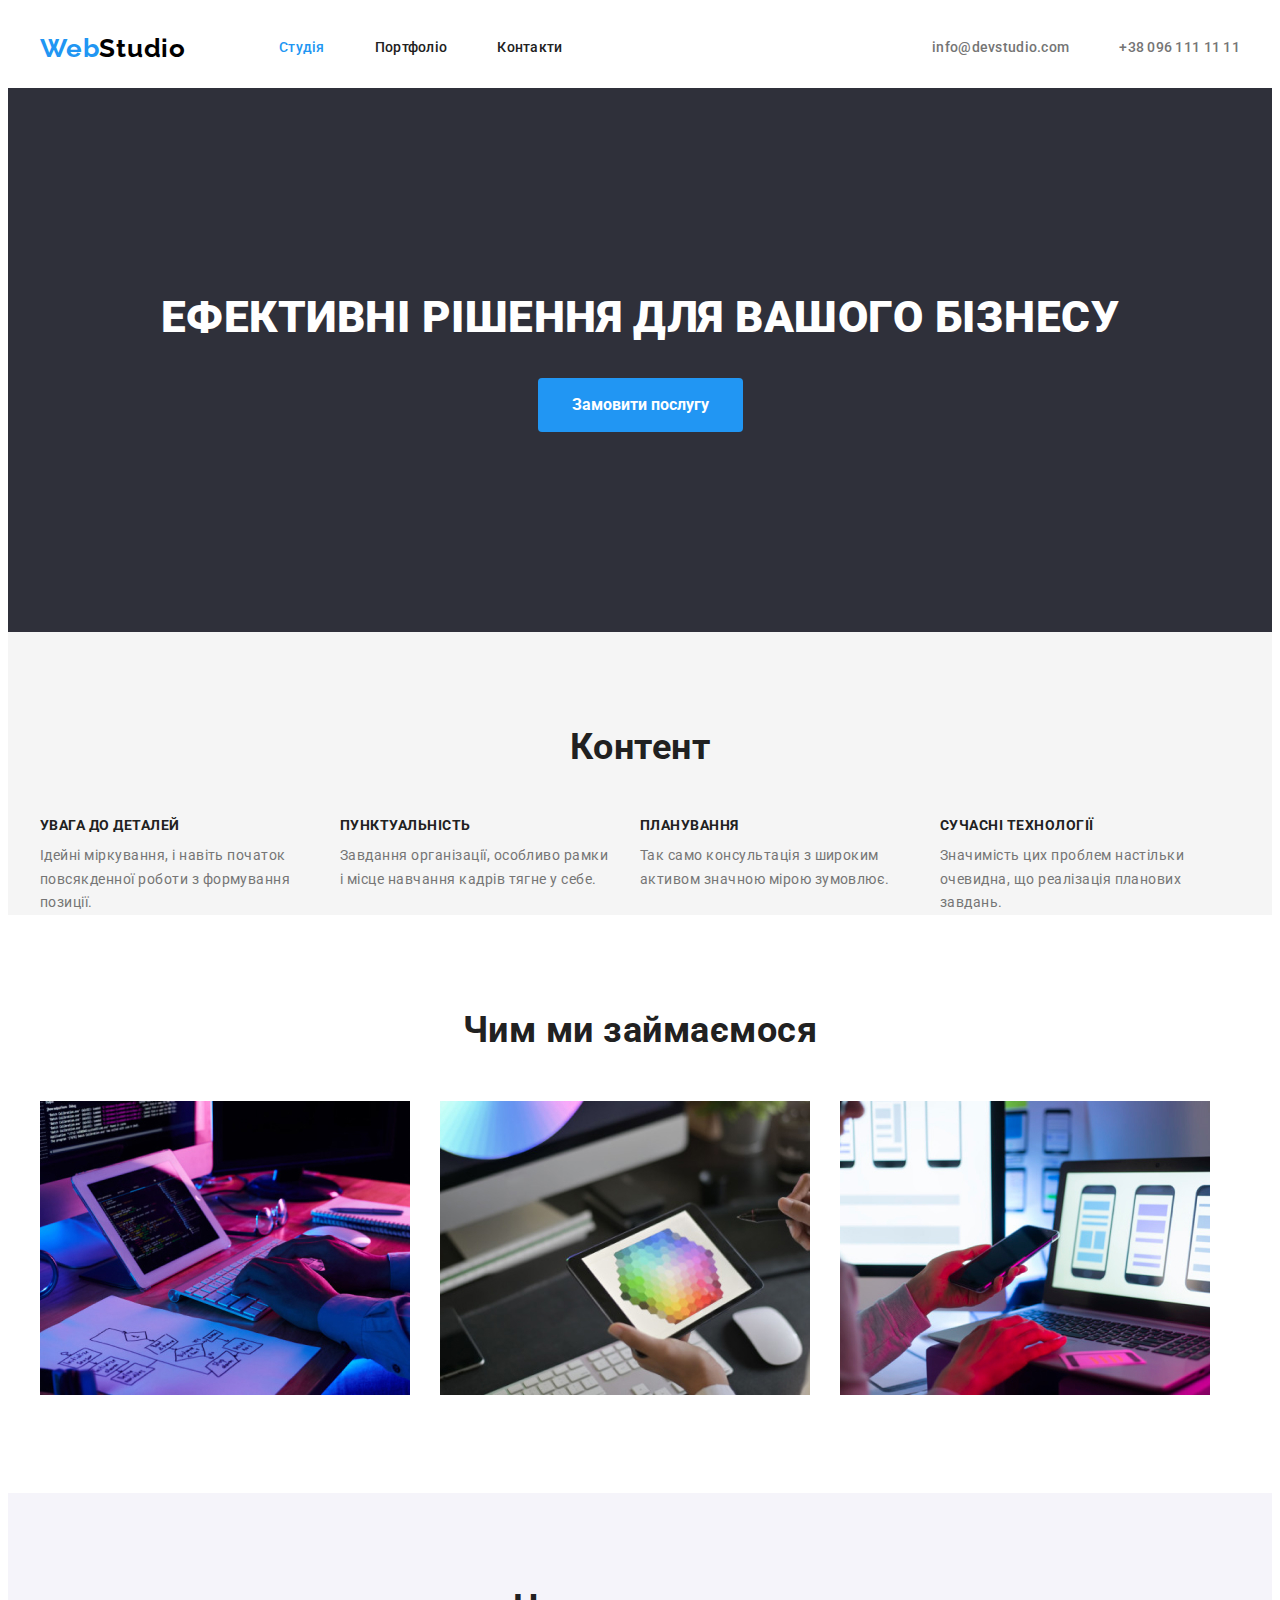
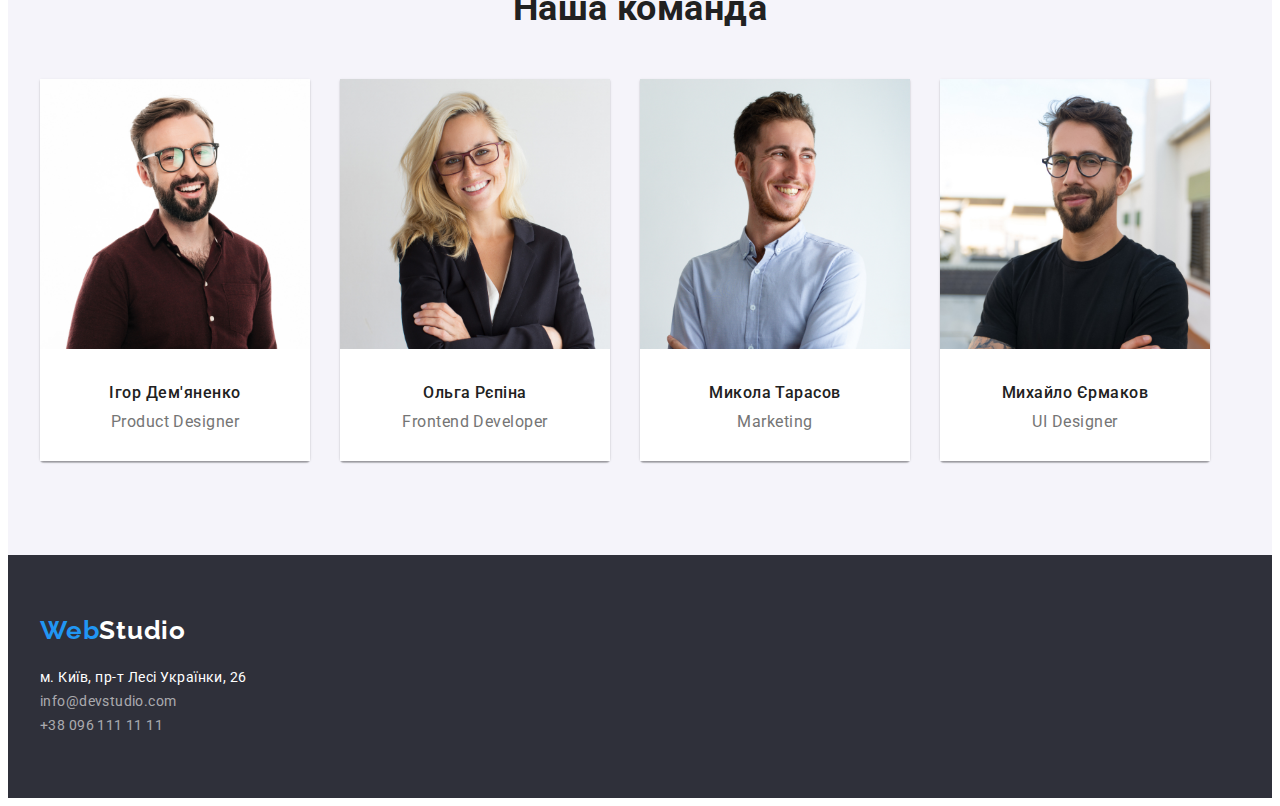
<file: index.html>
<!DOCTYPE html>
<html lang="uk">
<head>
    <meta charset="UTF-8">
    <meta http-equiv="X-UA-Compatible" content="IE=edge">
    <meta name="viewport" content="width=device-width, initial-scale=1.0">
    <title>Document</title>
    <link href="https://fonts.googleapis.com/css2?family=Raleway:wght@700&family=Roboto:wght@400;500;700;900&display=swap" 
          rel="stylesheet">
    <link rel="stylesheet" href="https://cdnjs.cloudflare.com/ajax/libs/modern-normalize/1.1.0/modern-normalize.min.css" 
    integrity="sha512-wpPYUAdjBVSE4KJnH1VR1HeZfpl1ub8YT/NKx4PuQ5NmX2tKuGu6U/JRp5y+Y8XG2tV+wKQpNHVUX03MfMFn9Q==" crossorigin="anonymous" 
    referrerpolicy="no-referrer" />
    <link rel="stylesheet" href="./css/main.css">
</head>
<body>
    <!-- The head of the page-->
    <header class="header">
        <div class="container nav-cont">
        <!--Main navigation-->
        <nav class="site-nav">
          <a href="./index.html" class="logo"><span class="accent">Web</span>Studio</a>
          <ul class="site-nav list">
            <li class="item"><a href="" class="link current">Студія</a></li>
            <li class="item"><a href="./portfolio.html" class="link">Портфоліо</a></li>
            <li class="item"><a href="" class="link">Контакти</a></li>
        </ul>
        
    </nav>

    <!--mail and tel-->   
    <ul class="auth-nav list">
            <li class="item"><a href="mailto:info@devstudio.com" class="contact">info@devstudio.com</a></li>
            <li class="item"><a href="tel:+380961111111" class="contact">+38 096 111 11 11</a></li>
        </ul>
    </div>
    
    </header>
<!-- For your business-->
<main>
    <section class="hero">
        <h1 class="hero-title"> ЕФЕКТИВНІ РІШЕННЯ ДЛЯ ВАШОГО БІЗНЕСУ</h1>

        <button type="button" class="button">Замовити послугу</button>

    </section>
    <!--Our advantages-->
   <section class="section secondary">
    <div class="container">
    <h2 class="section-title">Контент</h2>
    <ul class="features list">
        <li class="item"> 
            <h3 class="title">УВАГА ДО ДЕТАЛЕЙ</h3>
            <p class="text">Ідейні міркування, і навіть початок повсякденної роботи з формування позиції.</p>
        </li>
        <li class="item">
            <h3 class="title">ПУНКТУАЛЬНІСТЬ</h3>
            <p class="text">Завдання організації, особливо рамки і місце навчання кадрів тягне у себе.</p>
        </li>
        <li class="item">
            <h3 class="title">ПЛАНУВАННЯ</h3>
            <p class="text">Так само консультація з широким активом значною мірою зумовлює.</p>
        </li>
        <li class="item">
            <h3 class="title">СУЧАСНІ ТЕХНОЛОГІЇ</h3>
            <p class="text">Значимість цих проблем настільки очевидна, що реалізація планових завдань.</p>
        </li>
    </ul>
</div>
   </section>

   <!--Our job-->
   <section class="section secondary-padding">
    <div class="container">
    <h2 class="section-title">Чим ми займаємося</h2>
    <ul class="list job">
        <li class="item">
            <img src="./images/codding.jpg" 
                 alt="верстка" 
                 width="370"
                 height="294"/>
        </li>
        <li class="item"> 
            <img src="./images/design.jpg" 
                 alt="дизайн" 
                 width="370"
                 height="294"/>
        </li>
        <li class="item">
            <img src="./images/platform.jpg" 
                 alt="пристосування" 
                 width="370"
                 height="294"/>
        </li>
    </ul>
    </div>
   </section>
   <!--Our team-->
   <section class="section people">
    <div class="container">
    <h2 class="section-title">Наша команда</h2>
    <ul class="names-list list">
        <li class="item">
            <img src="./images/ihor.jpg" 
                 alt="дизайнер"
                 width="270"
                 height="270"/>
                 <div class="description">
                 <h3 class="name">Ігор Дем'яненко</h3>
                 <p class="name-profession">Product Designer</p>
                 </div>
        </li>
        <li class="item">
                <img src="./images/olga.jpg"
                     alt="розробник"
                     width="270"
                     height="270"/>
                     <div class="description">
                     <h3 class="name">Ольга Рєпіна</h3>
                     <p class="name-profession">Frontend Developer</p>
                     </div>
        </li>
        <li class="item">
                <img src="./images/mykola.jpg"
                     alt="маркетинг"
                     width="270"
                     height="270"/>
                     <div class="description">
                     <h3 class="name">Микола Тарасов</h3>
                     <p class="name-profession">Marketing</p>
                     </div>
        </li>
        <li class="item">
            <img src="./images/myhailo.jpg"
                 alt="дизайнер"
                 width="270"
                 height="270"/>
                 <div class="description">
                 <h3 class="name">Михайло Єрмаков</h3>
                 <p class="name-profession">UI Designer</p>
                 </div>
        </li>
    </ul>
    </div>
   </section>
</main>
    <!--address-->
    <footer class="footer">
        <div class="container foot">
        <a href="./index.html" class="logo studio"><span class="accent">Web</span>Studio</a>
        <address>
            <a href="https://www.google.com.ua/maps/search/%D0%BA%D0%B8%D1%97%D0%B2,+%D0%BF%D1%80%D0%BE%D1%81%D0%BF%D0%B5%D0%BA%D1%82+%D0%BB%D0%B5%D1%81%D1%96+%D1%83%D0%BA%D1%80%D0%B0%D1%97%D0%BD%D0%BA%D0%B8+26/@50.4267876,30.5382527,272m/data=!3m1!1e3?hl=uk" target="_blank"  rel="noopener noreferrer" class="city">м. Київ, пр-т Лесі Українки, 26</a><br/>
            <ul class="list">
                <li><a href="mailto:info@devstudio.com" class="info">info@devstudio.com</a> <br/></li>
                <li><a href="tel:+380961111111" class="info">+38 096 111 11 11</a></li>
                </ul>
        </address>
        </div>
    </footer>
</body>
</html>
</file>
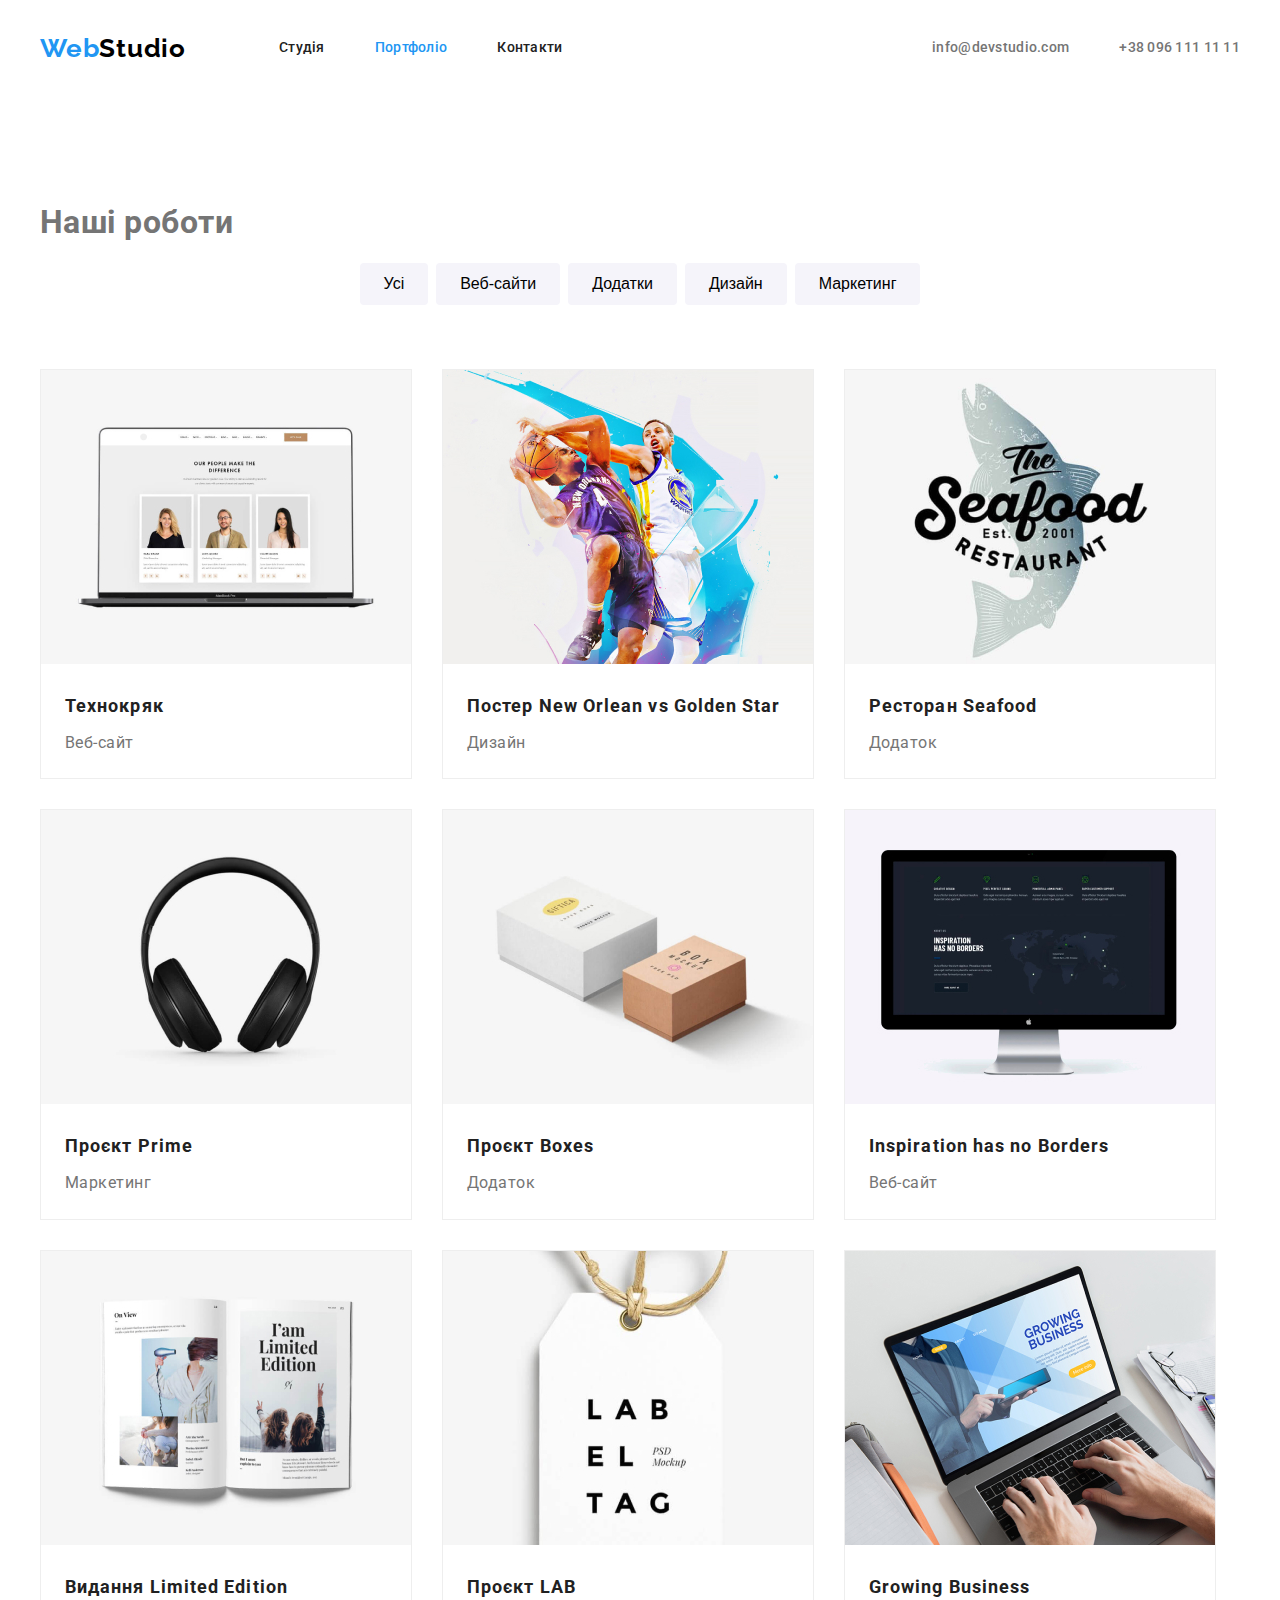
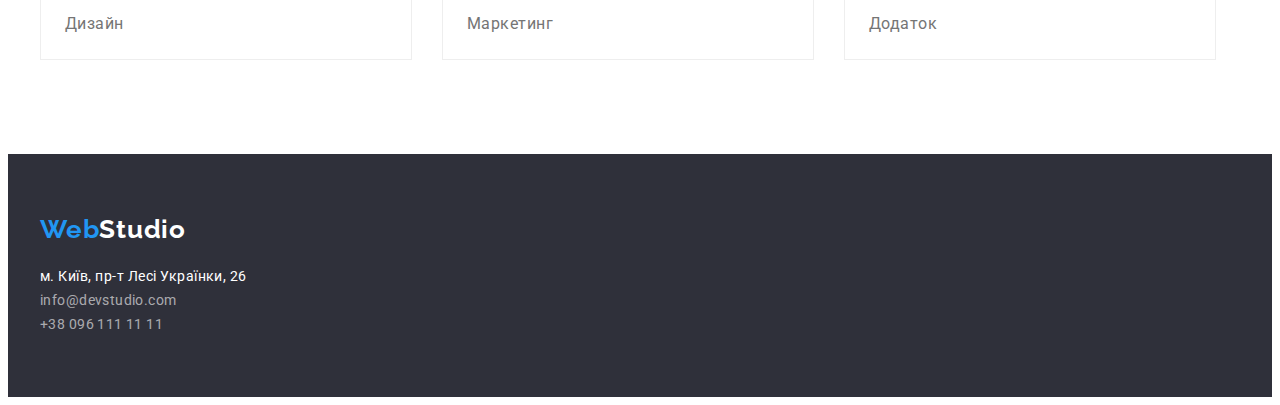
<file: portfolio.html>
<!DOCTYPE html>
<html lang="uk">
<head>
    <meta charset="UTF-8">
    <meta http-equiv="X-UA-Compatible" content="IE=edge">
    <meta name="viewport" content="width=device-width, initial-scale=1.0">
    <title>Document</title>
    <link href="https://fonts.googleapis.com/css2?family=Raleway:wght@700&family=Roboto:wght@400;500;700;900&display=swap" 
          rel="stylesheet">
    <link rel="stylesheet" href="https://cdnjs.cloudflare.com/ajax/libs/modern-normalize/1.1.0/modern-normalize.min.css" 
    integrity="sha512-wpPYUAdjBVSE4KJnH1VR1HeZfpl1ub8YT/NKx4PuQ5NmX2tKuGu6U/JRp5y+Y8XG2tV+wKQpNHVUX03MfMFn9Q==" crossorigin="anonymous"
     referrerpolicy="no-referrer" />
    <link rel="stylesheet" href="./css/main.css">
</head>
<body>
    <!-- The head of the page-->
    <header class="header">
        <!--Main navigation-->
    <div class="container nav-cont">
    <nav class="site-nav">
        <a href="./index.html" class="logo"><span class="accent">Web</span>Studio</a>
        <ul class="site-nav list">
            <li class="item"><a href="./index.html" class="link">Студія</a></li>
            <li class="item"><a href="" class="link current">Портфоліо</a></li>
            <li class="item"><a href="" class="link">Контакти</a></li>
        </ul>
    </nav>
    <!--mail and tel-->
        <ul class="auth-nav list">
            <li class="item"><a href="mailto:info@devstudio.com" class="contact">info@devstudio.com</a></li>
            <li class="item"><a href="tel:+380961111111" class="contact">+38 096 111 11 11</a></li>
        </ul>
        </div>
    </header>
        <main>
            <section class="section btn">
                <div class="container">
            <h1>Наші роботи</h1>
        <ul class="filters list">
            <li class="item"><button type="button" class="btn-filter">Усі</button></li>
            <li class="item"><button type="button" class="btn-filter">Веб-сайти</button></li>
            <li class="item"><button type="button" class="btn-filter">Додатки</button></li>
            <li class="item"><button type="button" class="btn-filter">Дизайн</button></li>
            <li class="item"><button type="button" class="btn-filter">Маркетинг</button></li>
        </ul>
        
<!-- features -->
        <ul class="list examples">
            <li class="item"> 
                <img src="./portfolio-images/technokrak.jpg"
                     alt="технології"
                     width="370"
                     height="294">
                     <div class="cont-example">
                     <h2 class="section-title feature">Технокряк</h2>
                     <p class="option">Веб-сайт</p>
                     </div>
            </li>
            <li class="item">                 
                <img src="./portfolio-images/poster.jpg"
                     alt="постер"
                     width="370"
                     height="294">
                     <div class="cont-example">
                     <h2 class="section-title feature">Постер New Orlean vs Golden Star</h2>
                     <p class="option">Дизайн</p>
                     </div>
            </li>
            <li class="item">               
                <img src="./portfolio-images/seafood.jpg" 
                     alt="ресторан"
                     width="370"
                     height="294">
                     <div class="cont-example">
                     <h2 class="section-title feature">Ресторан Seafood</h2>
                     <p class="option">Додаток</p>
                     </div>
            </li>
            <li class="item">               
                <img src="./portfolio-images/project-prime.jpg" 
                     alt="проєктP"
                     width="370"
                     height="294">
                     <div class="cont-example">
                     <h2 class="section-title feature">Проєкт Prime</h2>
                     <p class="option">Маркетинг</p>
                     </div>
            </li>
            <li class="item">              
                <img src="./portfolio-images/project-boxes.jpg" 
                     alt="проєктB"
                     width="370"
                     height="294">
                     <div class="cont-example">
                     <h2 class="section-title feature">Проєкт Boxes</h2>
                     <p class="option">Додаток</p>
                     </div>
            </li>
            <li class="item">               
                <img src="./portfolio-images/inspiration.jpg" 
                     alt="натхнення"
                     width="370"
                     height="294">
                     <div class="cont-example">
                     <h2 class="section-title feature">Inspiration has no Borders</h2>
                     <p class="option">Веб-сайт</p>
                     </div>
            </li>
            <li class="item">               
                <img src="./portfolio-images/limited-edition.jpg" 
                     alt="видання"
                     width="370"
                     height="294">
                     <div class="cont-example">
                     <h2 class="section-title feature">Видання Limited Edition</h2>
                     <p class="option">Дизайн</p>
                     </div>
            </li>
            <li class="item">              
                <img src="./portfolio-images/project-lab.jpg" 
                     alt="проєктЛ"
                     width="370"
                     height="294">
                     <div class="cont-example">
                     <h2 class="section-title feature">Проєкт LAB</h2>
                     <p class="option">Маркетинг</p>
                     </div>
            </li>
            <li class="item">             
                <img src="./portfolio-images/growing.jpg" 
                     alt="розвиток"
                     width="370"
                     height="294">
                     <div class="cont-example">
                     <h2 class="section-title feature">Growing Business</h2>
                     <p class="option">Додаток</p>
                     </div>
            </li>
        </ul>
    </div>
    </section>
    </main>
    <!--address-->
    <footer>
        <div class="container foot">
        <a href="./index.html" class="logo studio"><span class="accent">Web</span>Studio</a>
        <address>
            <a href="https://www.google.com.ua/maps/search/%D0%BA%D0%B8%D1%97%D0%B2,+%D0%BF%D1%80%D0%BE%D1%81%D0%BF%D0%B5%D0%BA%D1%82+%D0%BB%D0%B5%D1%81%D1%96+%D1%83%D0%BA%D1%80%D0%B0%D1%97%D0%BD%D0%BA%D0%B8+26/@50.4267876,30.5382527,272m/data=!3m1!1e3?hl=uk" target="_blank"  rel="noopener noreferrer" class="city" >м. Київ, пр-т Лесі Українки, 26</a><br/>
            <ul class="list">
                <li><a href="mailto:info@devstudio.com" class="info">info@devstudio.com</a> <br/></li>
                <li><a href="tel:+380961111111" class="info">+38 096 111 11 11</a></li>
                </ul>
        </address>
        </div>
    </footer>
    </body>
    </html>
</file>
<file: css/main.css>
/* основной текст #757575 */
/* цвет заголовков #212121 */
/* цвет акцентный #2196F3 */
/* белый #FFFFFF */

:root {
    --primary-text-color:#757575;
    --title-text-color: #212121;
    --accent-text-color: #2196F3;
    --primary-white-color: #ffffff;
    --black-text-color: #000000;
}

body {
    color: var(--primary-text-color);
    background-color: var(--primary-white-color);
    font-family: Roboto, sans-serif;
    letter-spacing: 0.03em;

}

.list {
    padding: 0;
    margin: 0;
    list-style: none;
}

/* logo
 */
.logo {
    display:flex;
    align-items: center;
    margin-right: 93px;
    color:var(--black-text-color);
    font-family: Raleway, sans-serif;
    font-family: 'Raleway';
    font-weight: 700;
    font-size: 26px;
    line-height: 1.19;
    letter-spacing: 0.03em;
    text-decoration: none;
}

.logo.studio {
    margin-bottom: 20px;
}
.logo .accent {
    color: var(--accent-text-color);
}

.logo:hover {
    color: var(--accent-text-color);
}


.container {
    margin-left: auto;
    margin-right: auto;
    margin-bottom: 0;
    width: 1200px;
    padding-left: 15px;
    padding-right: 15px;
    
}

/* header*/ 


/* site nav */

.site-nav {
    display: flex;
}

.site-nav .item + .item {
    margin-left: 50px;
}
.site-nav .link {
    display: block;
    padding-top: 32px;
    padding-bottom: 32px;

    color: var(--title-text-color);
    font-weight: 500;
    font-size: 14px;
    line-height: 1.14;
    letter-spacing: 0.02em;
    text-decoration: none;
}

.nav-cont {
    display: flex;
    align-items: center;
    justify-content: space-between;

}
.site-nav .link:hover,
.site-nav .link:focus {
    color: var(--accent-text-color);
}

.site-nav .link.current {
    color: var(--accent-text-color);
}

.auth-nav .item + .item {
    margin-left: 50px;
}
.auth-nav {
    display: flex;
}
.auth-nav .contact {
    display: block;
    padding-top: 32px;
    padding-bottom: 32px;

    color: var(--primary-text-color);
    font-weight: 500;
    font-size: 14px;
    line-height: 1.14;
    letter-spacing: 0.02em;
    text-decoration-line: none;
}
.auth-nav .contact:hover,
.auth-nav .contact:focus {
    color: var(--accent-text-color);
}


/* hero */

.hero {
    text-align: center;
    background-color:  #2F303A;
    padding-top: 200px;
    padding-bottom: 200px;

}
.hero-title {
    margin-top: 0;
    margin-bottom: 30px;
    color: var(--primary-white-color);
    font-weight: 900;
    font-size: 44px;
    line-height: 1.36;
}
/* button */

.button {
    color: var(--primary-white-color);
    background-color: var(--accent-text-color);
    border-color: transparent;
    border-radius: 4px;
    padding: 10px 32px;
    font-family: inherit;
    font-weight: 700;
    font-size: 16px;
    line-height: 1.87;  
    text-decoration: none;
}

.btn-filter {
    border-radius: 4px;
    border-color: transparent;
    padding: 6px 22px;
    margin-bottom: 30px;
    background-color: #F5F4FA;
    font-weight: 500;
    font-size: 16px;
    line-height: 1.62;
    cursor: pointer;
}

.btn-filter:hover,
.btn-filter:focus {
    color: var(--primary-white-color);
    background-color: var(--accent-text-color);
}

.section.btn {
    display: flex;
    flex-direction: column;
}

/* list examples*/

.list.examples {
    display: flex;
    flex-wrap: wrap;
}
.list.examples > .item {
    border: 1px solid #EEEEEE;
}

.examples .item {
    width: 370px;
    margin-right: 30px;
    margin-bottom: 30px;
}

.examples .item:nth-last-child(-n + 3) {
    margin-bottom: 0;
}
.examples .item:nth-child(3n) {
    margin-right: 0;
}

.item > .cont-example  {
    padding: 20px 24px ;
}
/* filters*/

.filters.list {
    display:flex;
    justify-content: center;
    margin-bottom: 34px;
}

.filters .item + .item {
    margin-left: 8px;
}


/* advantages */

.features.list {
    display: flex;
}
.features .item {
    width: 270px;
    margin-right: 30px;
}
.features .item:last-child {
    margin-right: 0;
}
 

/* section*/


.section {
    background-color: var(--primary-white-color);
    padding-top: 94px;
    padding-bottom: 94px;
}

.section.secondary {
    padding-bottom: 0;
}
.section-title {
    margin-top: 0;
    margin-bottom: 50px;
    color: var(--title-text-color);
    font-weight: 700;
    font-size: 36px;
    line-height: 1.17;
    text-align: center;
}

.list.job {
    display: flex;
    width: 370px;
}

.list.job .item {
    margin-right: 30px;
}

.list.job .item:last-child {
    margin-right: 0;
}

.section-title.feature {
    margin: 0;
    font-weight: 700;
    font-size: 18px;
    line-height: 2;
    letter-spacing: 0.06em;
    text-align: left;
}

.names-list {
    display: flex;
}

.names-list .item {
    width: 270px;
    margin-right: 30px;
    background-color: var(--primary-white-color);
    border-radius: 0px 0px 4px 4px;
    box-shadow: 0px 1px 3px rgba(0, 0, 0, 0.12), 0px 1px 1px rgba(0, 0, 0, 0.14), 0px 2px 1px rgba(0, 0, 0, 0.2);
    

}
.names-list .item:last-child {
    margin-right: 0;
}

.item .description {
    text-align: center;
}

.description {
    padding: 30px;
    background-color: var(--primary-white-color);
    
}

.names-list .name {
    margin-bottom: 10px;
    color:var(--title-text-color);
    font-weight: 500;
    font-size: 16px;
    line-height: 1.19;
}

.names-list .name-profession {
    color: var(--primary-text-color);
    font-size: 16px;
    line-height: 1.19;
}
.name-profession,
.name {
    margin: 0;
}

.section.secondary {
    background-color: #F5F5F5;
}

.section.people {
    background-color: #F5F4FA;
}

.option {
    margin-top: 4px;
    margin-bottom: 0;
    font-size: 16px;
    line-height: 1.9;
}
/* features */

.title {
    margin-top: 0;
    margin-bottom: 0;
}

.text {
    margin-top: 10px;
    margin-bottom: 0;
    
}

.features .title {
    color: var(--title-text-color);
    font-weight: 700;
    font-size: 14px;
    line-height: 1.14;
}

.features .text {
    font-size: 14px;
    line-height: 1.7;
}


/* footer */
footer {
    background: #2F303A;
}

.container.foot {
    padding-top: 60px;
    padding-bottom: 60px;
}

.logo.studio {
    color: var(--primary-white-color);
    margin-right: 0;
}
.logo.studio:hover {
    color: var(--accent-text-color);
}

footer .city {
    color: var(--primary-white-color);
    font-style: normal;
    font-size: 14px;
    line-height: 1.71;
    text-decoration-line: none;
}
footer .info {
    color: rgba(255, 255, 255, 0.6);
    font-style: normal;
    font-size: 14px;
    line-height: 1.71;
    letter-spacing: 0.03em;
    text-decoration-line: none;
}
.city {
    margin-bottom: 9px;
}
</file>
